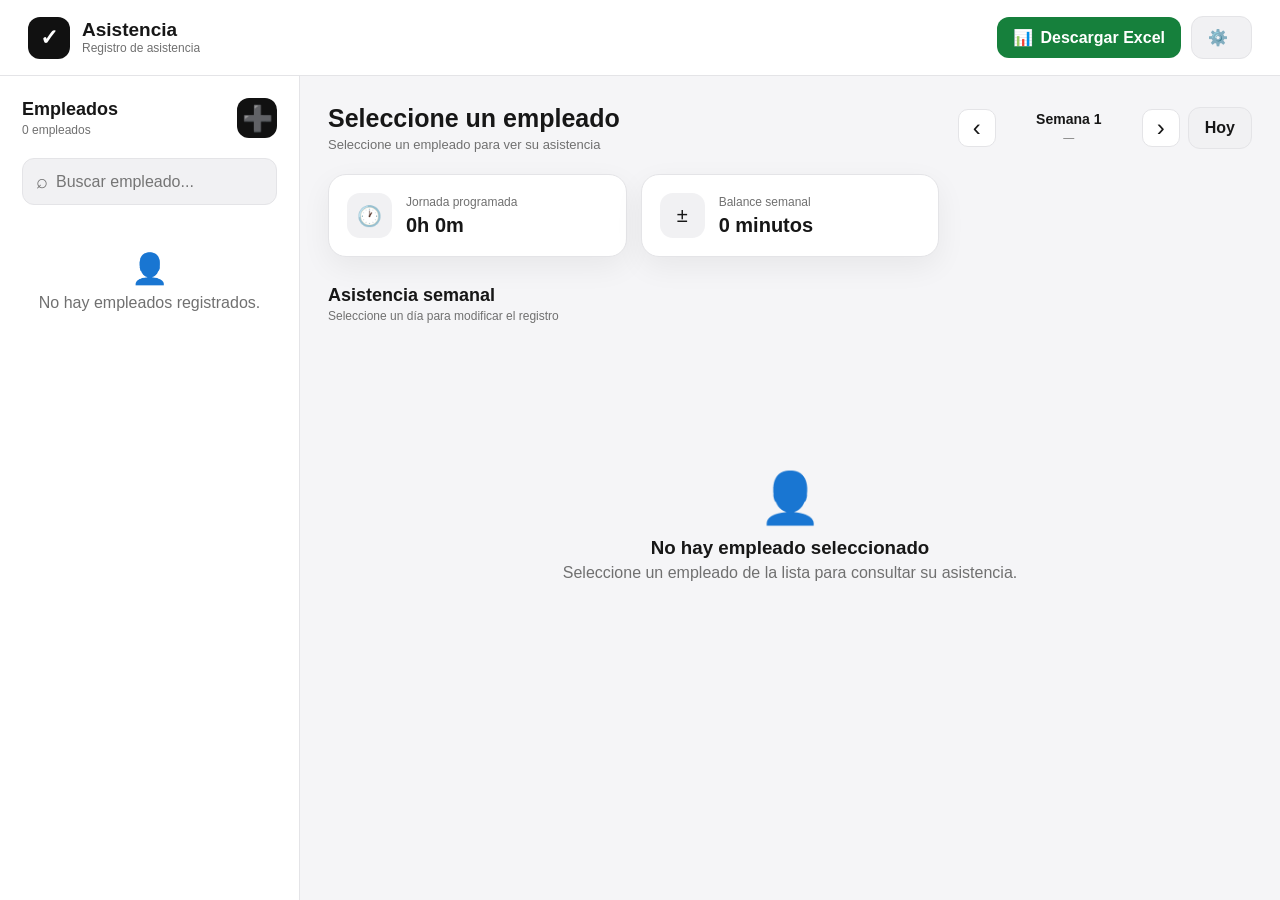
<file: index.html>
<!DOCTYPE html>
<html lang="es">
<head>
    <meta charset="UTF-8">
    <meta name="viewport" content="width=device-width, initial-scale=1.0">

    <meta name="theme-color" content="#111111">
    <meta name="description" content="Sistema de registro y control de asistencia">

    <title>Registro de Asistencia</title>

    <link rel="manifest" href="manifest.json">
    <link rel="stylesheet" href="estilos.css">

    <script src="https://cdn.sheetjs.com/xlsx-0.20.3/package/dist/xlsx.full.min.js"></script>
</head>

<body>

<header class="topbar">

    <div class="topbar-left">
        <div class="app-icon">✓</div>

        <div>
            <h1>Asistencia</h1>
            <span>Registro de asistencia</span>
        </div>
    </div>

    <div class="topbar-actions">

        <button
            class="btn-excel"
            id="btnDescargarExcel"
            type="button">
            📊 <span>Descargar Excel</span>
        </button>

        <button
            class="btn-secondary"
            onclick="window.location.href='configuracion.html'">
            ⚙️ <span></span>
        </button>

    </div>

</header>


<main class="app-container">

    <!-- PANEL DE EMPLEADOS -->

    <aside class="sidebar">

        <div class="sidebar-header">

            <div>
                <h2>Empleados</h2>
                <span id="contadorEmpleados">0 empleados</span>
            </div>

            <button
                class="btn-add"
                id="btnNuevoEmpleado"
                title="Agregar empleado">
                ➕
            </button>

        </div>


        <div class="search-box">

            <span>⌕</span>

            <input
                type="text"
                id="buscarEmpleado"
                placeholder="Buscar empleado...">

        </div>


        <div
            class="lista-empleados"
            id="listaEmpleados">
        </div>

    </aside>


    <!-- CONTENIDO -->

    <section class="content">

        <div class="content-header">

            <div>

                <h2 id="nombreEmpleadoSeleccionado">
                    Seleccione un empleado
                </h2>

                <p id="identificacionEmpleado">
                    Seleccione un empleado para ver su asistencia
                </p>

            </div>


            <div class="week-navigation">

                <button
                    id="btnSemanaAnterior"
                    class="week-btn">
                    ‹
                </button>

                <div class="week-info">

                    <strong id="numeroSemana">
                        Semana 1
                    </strong>

                    <span id="rangoSemana">
                        —
                    </span>

                </div>

                <button
                    id="btnSemanaSiguiente"
                    class="week-btn">
                    ›
                </button>

                <button
                    id="btnSemanaActual"
                    class="btn-secondary">
                    Hoy
                </button>

            </div>

        </div>


        <!-- RESUMEN -->

        <div class="summary-grid">

            <div class="summary-card">

                <span class="summary-icon">🕐</span>

                <div>
                    <small>Jornada programada</small>
                    <strong id="horasProgramadas">
                        0h 0m
                    </strong>
                </div>

            </div>


            <div class="summary-card balance-card">

                <span class="summary-icon">±</span>

                <div>
                    <small>Balance semanal</small>
                    <strong id="balanceSemanal">
                        0 minutos
                    </strong>
                </div>

            </div>

        </div>


        <!-- SEMANA -->

        <div class="week-title">

            <div>
                <h3>Asistencia semanal</h3>
                <span>
                    Seleccione un día para modificar el registro
                </span>
            </div>

        </div>


        <div
            class="week-grid"
            id="weekGrid">
        </div>


        <div
            id="emptyState"
            class="empty-state">

            <div class="empty-icon">👤</div>

            <h3>No hay empleado seleccionado</h3>

            <p>
                Seleccione un empleado de la lista para consultar
                su asistencia.
            </p>

        </div>

    </section>

</main>


<!-- MODAL EMPLEADO -->

<div
    class="modal-overlay"
    id="modalEmpleado">

    <div class="modal">

        <button
            class="modal-close"
            id="cerrarModalEmpleado">
            ×
        </button>

        <div class="modal-header">

            <div class="modal-icon">
                👤
            </div>

            <div>
                <h2 id="tituloModalEmpleado">
                    Nuevo empleado
                </h2>

                <p>
                    Complete la información del empleado
                </p>
            </div>

        </div>


        <form id="formEmpleado">

            <input
                type="hidden"
                id="empleadoId">

            <label>
                Nombre completo

                <input
                    type="text"
                    id="nombreEmpleado"
                    placeholder="Ej. Juan Pérez"
                    required>
            </label>


            <label>
                Identificación

                <input
                    type="text"
                    id="identificacionEmpleadoInput"
                    placeholder="Ej. 1-2345-6789"
                    required>
            </label>


            <div class="modal-actions">

                <button
                    type="button"
                    class="btn-secondary"
                    id="cancelarEmpleado">
                    Cancelar
                </button>

                <button
                    type="submit"
                    class="btn-primary">
                    Guardar empleado
                </button>

            </div>

        </form>

    </div>

</div>


<!-- MODAL ASISTENCIA -->

<div
    class="modal-overlay"
    id="modalAsistencia">

    <div class="modal">

        <button
            class="modal-close"
            id="cerrarModalAsistencia">
            ×
        </button>

        <div class="modal-header">

            <div class="modal-icon">
                🕐
            </div>

            <div>

                <h2 id="tituloModalAsistencia">
                    Registro de asistencia
                </h2>

                <p id="fechaModalAsistencia">
                    —
                </p>

            </div>

        </div>


        <form id="formAsistencia">

            <input
                type="hidden"
                id="asistenciaFecha">


            <div class="form-grid">

                <label>
                    Entrada

                    <input
                        type="time"
                        id="horaEntrada">
                </label>


                <label>
                    Salida

                    <input
                        type="time"
                        id="horaSalida">
                </label>

            </div>


            <label>
                Estado

                <select id="estadoAsistencia">

                    <option value="Completo">
                        Completo
                    </option>

                    <option value="Tarde">
                        Llegó tarde
                    </option>

                    <option value="Hora extra">
                        Hora extra
                    </option>

                    <option value="Salida antes">
                        Salió antes
                    </option>

                    <option value="Ausente">
                        Ausente
                    </option>

                    <option value="Justificado">
                        Justificado
                    </option>

                </select>

            </label>


            <label>
                Observación

                <textarea
                    id="observacionAsistencia"
                    rows="3"
                    placeholder="Observación opcional...">
                </textarea>

            </label>


            <div class="modal-actions">

                <button
                    type="button"
                    class="btn-danger-outline"
                    id="btnRestaurarHorario">
                    Restaurar horario
                </button>

                <button
                    type="button"
                    class="btn-secondary"
                    id="cancelarAsistencia">
                    Cancelar
                </button>

                <button
                    type="submit"
                    class="btn-primary">
                    Guardar
                </button>

            </div>

        </form>

    </div>

</div>


<div
    id="toast"
    class="toast">
</div>


<script src="script.js"></script>

</body>
</html>
</file>
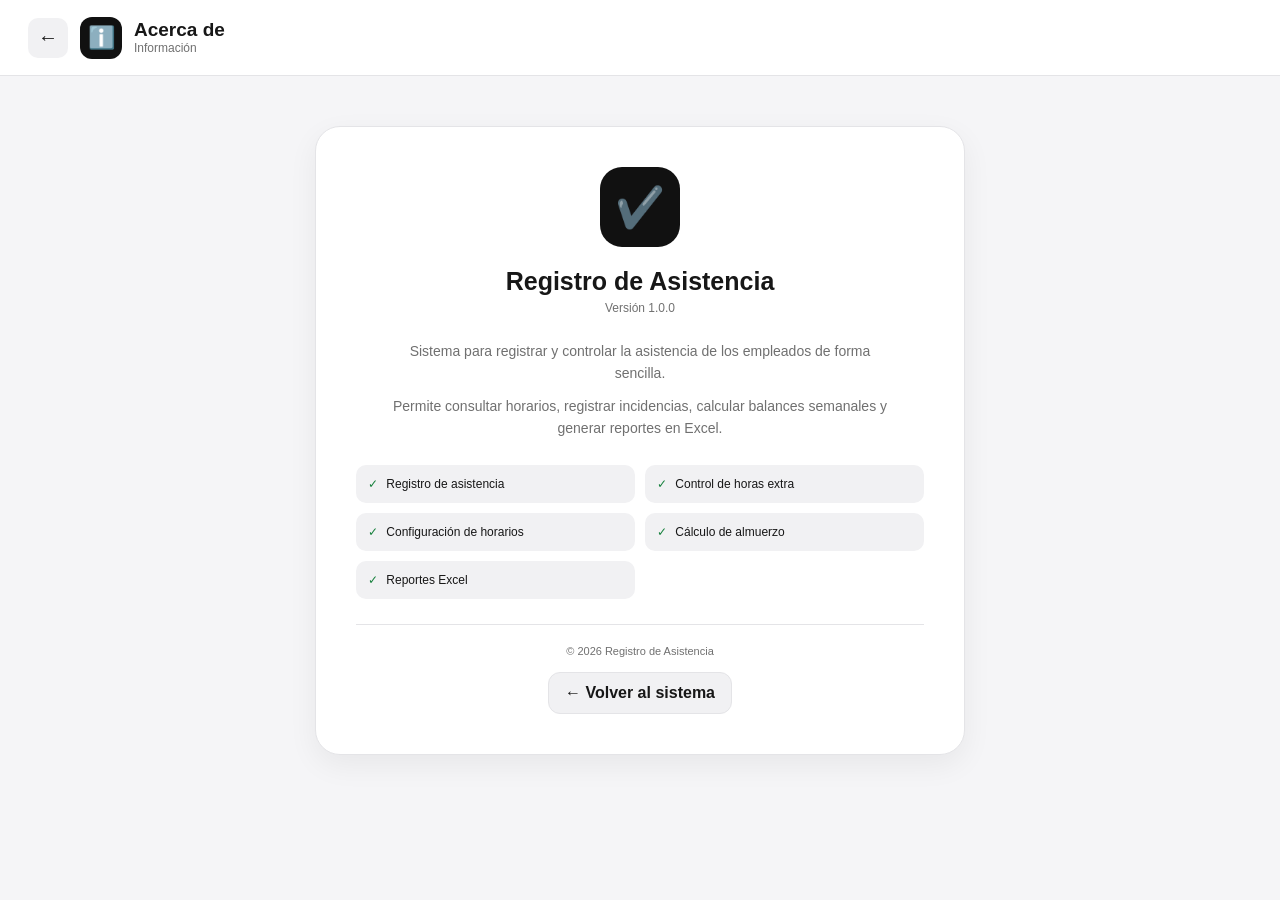
<file: acerca.html>
<!DOCTYPE html>
<html lang="es">

<head>

    <meta charset="UTF-8">

    <meta
        name="viewport"
        content="width=device-width, initial-scale=1.0">

    <meta
        name="theme-color"
        content="#111111">

    <title>Acerca de - Asistencia</title>

    <link
        rel="stylesheet"
        href="estilos.css">

</head>


<body class="about-page">


<header class="topbar">

    <div class="topbar-left">

        <button
            class="back-button"
            onclick="window.location.href='configuracion.html'">
            ←
        </button>

        <div class="app-icon">
            ℹ️
        </div>

        <div>

            <h1>Acerca de</h1>

            <span>
                Información
            </span>

        </div>

    </div>

</header>


<main class="about-container">

    <div class="about-logo">
        ✔️
    </div>


    <h1>
        Registro de Asistencia
    </h1>

    <p class="about-version">
        Versión 1.0.0
    </p>


    <div class="about-description">

        <p>
            Sistema para registrar y controlar la asistencia
            de los empleados de forma sencilla.
        </p>

        <p>
            Permite consultar horarios, registrar incidencias,
            calcular balances semanales y generar reportes
            en Excel.
        </p>

    </div>


    <div class="about-features">

        <div>
            <span>✓</span>
            Registro de asistencia
        </div>

        <div>
            <span>✓</span>
            Control de horas extra
        </div>

        <div>
            <span>✓</span>
            Configuración de horarios
        </div>

        <div>
            <span>✓</span>
            Cálculo de almuerzo
        </div>

        <div>
            <span>✓</span>
            Reportes Excel
        </div>

    </div>


    <div class="about-footer">

        <p>
            © 2026 Registro de Asistencia
        </p>

        <button
            class="btn-secondary"
            onclick="window.location.href='index.html'">

            ← Volver al sistema

        </button>

    </div>

</main>


<script>

const modoOscuro =
    localStorage.getItem("modo_oscuro") === "true";

if (modoOscuro) {
    document.body.classList.add("dark-mode");
}

</script>

</body>
</html>
</file>
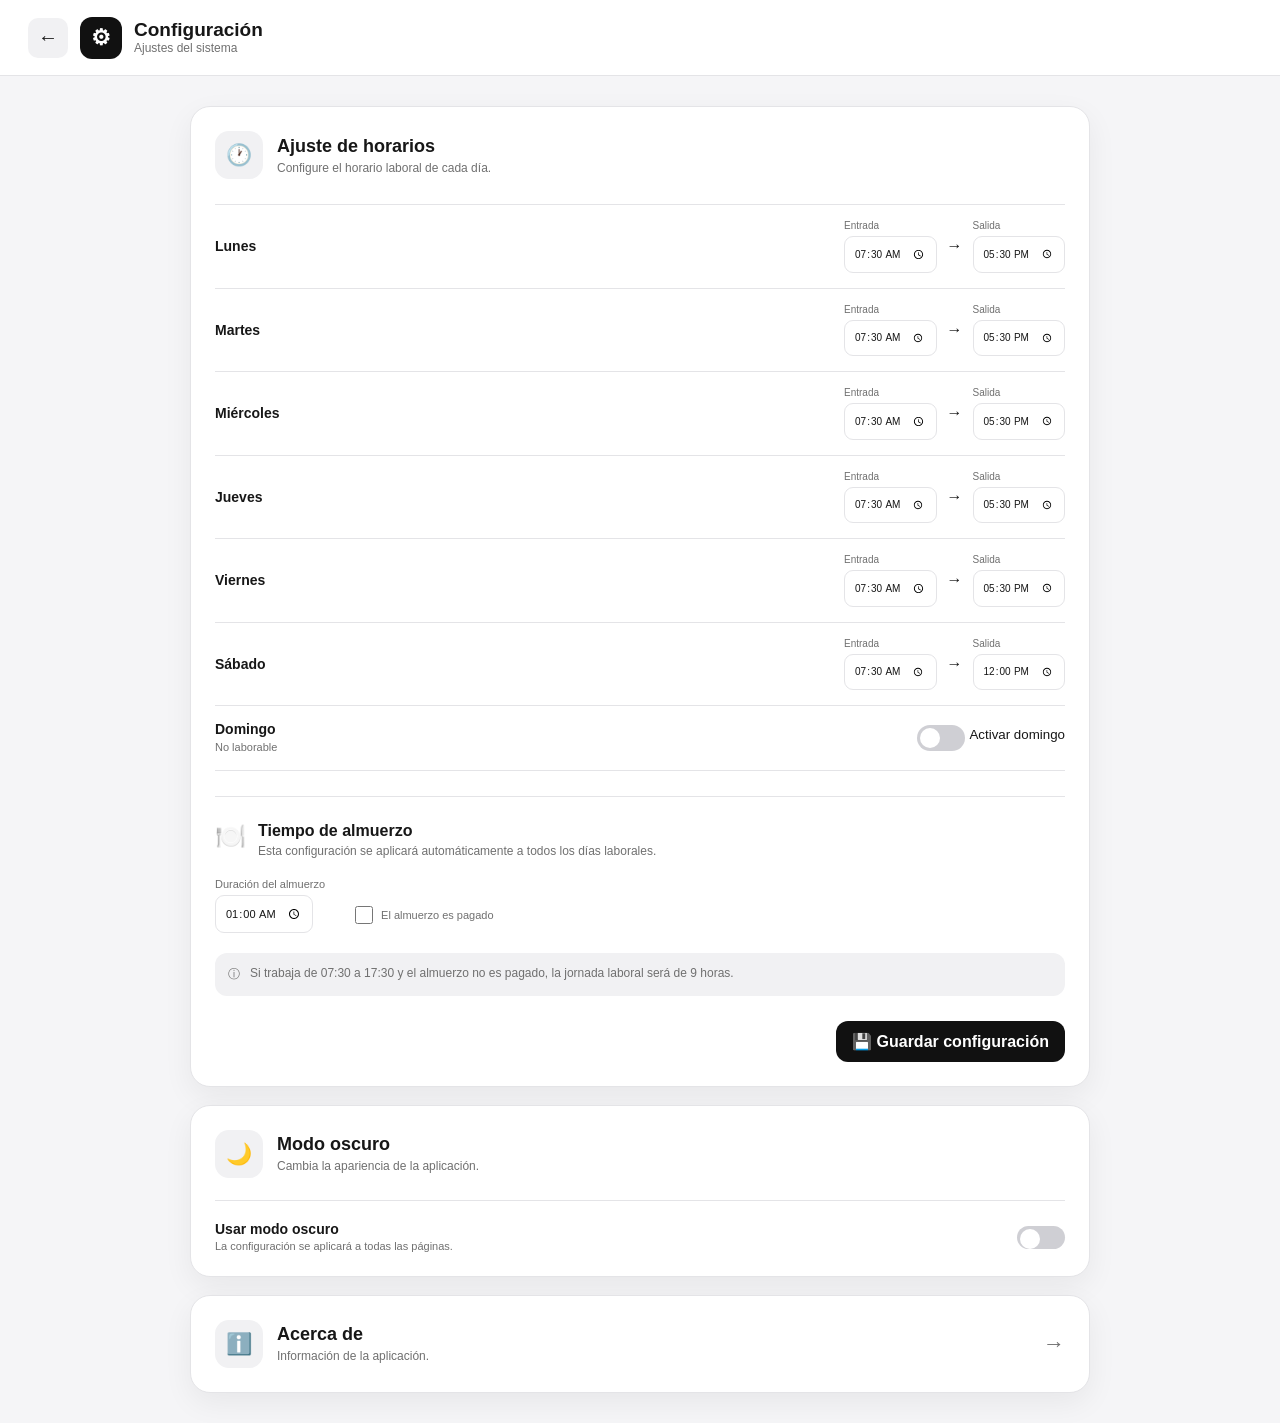
<file: configuracion.html>
<!DOCTYPE html>
<html lang="es">

<head>

    <meta charset="UTF-8">

    <meta
        name="viewport"
        content="width=device-width, initial-scale=1.0">

    <meta
        name="theme-color"
        content="#111111">

    <title>Configuración - Asistencia</title>

    <link
        rel="stylesheet"
        href="estilos.css">

</head>


<body class="settings-page">


<header class="topbar">

    <div class="topbar-left">

        <button
            class="back-button"
            onclick="window.location.href='index.html'">
            ←
        </button>

        <div class="app-icon">
            ⚙
        </div>

        <div>

            <h1>Configuración</h1>

            <span>
                Ajustes del sistema
            </span>

        </div>

    </div>

</header>


<main class="settings-container">


    <!-- HORARIOS -->

    <section class="settings-card">

        <div class="settings-card-header">

            <div class="settings-card-icon">
                🕐
            </div>

            <div>

                <h2>Ajuste de horarios</h2>

                <p>
                    Configure el horario laboral de cada día.
                </p>

            </div>

        </div>


        <div class="schedule-list">


            <!-- LUNES -->

            <div class="schedule-row">

                <div class="day-name">
                    <strong>Lunes</strong>
                </div>

                <div class="schedule-input">

                    <label>
                        Entrada

                        <input
                            type="time"
                            class="horario-entrada"
                            data-dia="lunes">
                    </label>

                    <span>→</span>

                    <label>
                        Salida

                        <input
                            type="time"
                            class="horario-salida"
                            data-dia="lunes">
                    </label>

                </div>

            </div>


            <!-- MARTES -->

            <div class="schedule-row">

                <div class="day-name">
                    <strong>Martes</strong>
                </div>

                <div class="schedule-input">

                    <label>
                        Entrada

                        <input
                            type="time"
                            class="horario-entrada"
                            data-dia="martes">
                    </label>

                    <span>→</span>

                    <label>
                        Salida

                        <input
                            type="time"
                            class="horario-salida"
                            data-dia="martes">
                    </label>

                </div>

            </div>


            <!-- MIÉRCOLES -->

            <div class="schedule-row">

                <div class="day-name">
                    <strong>Miércoles</strong>
                </div>

                <div class="schedule-input">

                    <label>
                        Entrada

                        <input
                            type="time"
                            class="horario-entrada"
                            data-dia="miercoles">

                    </label>

                    <span>→</span>

                    <label>
                        Salida

                        <input
                            type="time"
                            class="horario-salida"
                            data-dia="miercoles">

                    </label>

                </div>

            </div>


            <!-- JUEVES -->

            <div class="schedule-row">

                <div class="day-name">
                    <strong>Jueves</strong>
                </div>

                <div class="schedule-input">

                    <label>
                        Entrada

                        <input
                            type="time"
                            class="horario-entrada"
                            data-dia="jueves">

                    </label>

                    <span>→</span>

                    <label>
                        Salida

                        <input
                            type="time"
                            class="horario-salida"
                            data-dia="jueves">

                    </label>

                </div>

            </div>


            <!-- VIERNES -->

            <div class="schedule-row">

                <div class="day-name">
                    <strong>Viernes</strong>
                </div>

                <div class="schedule-input">

                    <label>
                        Entrada

                        <input
                            type="time"
                            class="horario-entrada"
                            data-dia="viernes">

                    </label>

                    <span>→</span>

                    <label>
                        Salida

                        <input
                            type="time"
                            class="horario-salida"
                            data-dia="viernes">

                    </label>

                </div>

            </div>


            <!-- SÁBADO -->

            <div class="schedule-row">

                <div class="day-name">
                    <strong>Sábado</strong>
                </div>

                <div class="schedule-input">

                    <label>
                        Entrada

                        <input
                            type="time"
                            class="horario-entrada"
                            data-dia="sabado">

                    </label>

                    <span>→</span>

                    <label>
                        Salida

                        <input
                            type="time"
                            class="horario-salida"
                            data-dia="sabado">

                    </label>

                </div>

            </div>


            <!-- DOMINGO -->

            <div class="schedule-row sunday-row">

                <div class="day-name">

                    <strong>Domingo</strong>

                    <span>
                        No laborable
                    </span>

                </div>

                <div>

                    <label class="switch">

                        <input
                            type="checkbox"
                            id="domingoLaborable">

                        <span class="slider"></span>

                    </label>

                    <small>
                        Activar domingo
                    </small>

                </div>

            </div>

        </div>


        <!-- ALMUERZO -->

        <div class="lunch-section">

            <div class="section-title">

                <span>🍽️</span>

                <div>

                    <h3>Tiempo de almuerzo</h3>

                    <p>
                        Esta configuración se aplicará automáticamente
                        a todos los días laborales.
                    </p>

                </div>

            </div>


            <div class="lunch-controls">

                <label>

                    Duración del almuerzo

                    <input
                        type="time"
                        id="duracionAlmuerzo"
                        value="01:00">

                </label>


                <label class="check-option">

                    <input
                        type="checkbox"
                        id="almuerzoPagado">

                    <span>
                        El almuerzo es pagado
                    </span>

                </label>

            </div>


            <div class="info-box">

                <span>ⓘ</span>

                <p id="ejemploAlmuerzo">
                    Si trabaja de 07:00 a 17:00 y el almuerzo
                    no es pagado, la jornada laboral será de 9 horas.
                </p>

            </div>

        </div>


        <div class="settings-footer">

            <button
                class="btn-primary"
                id="guardarHorarios">

                💾 Guardar configuración

            </button>

        </div>

    </section>


    <!-- MODO OSCURO -->

    <section class="settings-card">

        <div class="settings-card-header">

            <div class="settings-card-icon">
                🌙
            </div>

            <div>

                <h2>Modo oscuro</h2>

                <p>
                    Cambia la apariencia de la aplicación.
                </p>

            </div>

        </div>


        <div class="dark-mode-option">

            <div>

                <strong>
                    Usar modo oscuro
                </strong>

                <span>
                    La configuración se aplicará a todas las páginas.
                </span>

            </div>


            <label class="switch">

                <input
                    type="checkbox"
                    id="modoOscuro">

                <span class="slider"></span>

            </label>

        </div>

    </section>


    <!-- ACERCA DE -->

    <section class="settings-card clickable-card"
        onclick="window.location.href='acerca.html'">

        <div class="settings-card-header">

            <div class="settings-card-icon">
                ℹ️
            </div>

            <div>

                <h2>Acerca de</h2>

                <p>
                    Información de la aplicación.
                </p>

            </div>

            <span class="card-arrow">
                →
            </span>

        </div>

    </section>


</main>


<div
    id="toast"
    class="toast">
</div>


<script src="configuracion.js"></script>

</body>
</html>
</file>
<file: estilos.css>
/* =========================================================
   RESET
========================================================= */

* {
    box-sizing: border-box;
    margin: 0;
    padding: 0;
}

html {
    width: 100%;
    max-width: 100%;
    overflow-x: hidden;
}

body {
    width: 100%;
    max-width: 100%;
    overflow-x: hidden;
}


/* =========================================================
   VARIABLES
========================================================= */

:root {

    --bg: #f5f5f7;
    --surface: #ffffff;
    --surface-2: #f1f1f3;

    --text: #171717;
    --text-secondary: #707070;

    --border: #e4e4e7;

    --primary: #111111;
    --primary-text: #ffffff;

    --green: #16803c;
    --green-bg: #eaf8ef;

    --red: #d92d20;
    --red-bg: #fff0ef;

    --orange: #c76b00;
    --orange-bg: #fff5e6;

    --shadow: 0 10px 30px rgba(0, 0, 0, .06);

    --radius: 18px;
}


/* =========================================================
   BODY
========================================================= */

body {

    font-family:
        -apple-system,
        BlinkMacSystemFont,
        "Segoe UI",
        Roboto,
        Arial,
        sans-serif;

    background: var(--bg);

    color: var(--text);

    min-height: 100vh;

    transition:
        background .25s ease,
        color .25s ease;
}


button,
input,
select,
textarea {
    font: inherit;
}

button {
    cursor: pointer;
}


/* =========================================================
   TOPBAR
========================================================= */

.topbar {

    min-height: 76px;

    background: var(--surface);

    border-bottom: 1px solid var(--border);

    display: flex;

    align-items: center;

    justify-content: space-between;

    gap: 15px;

    padding: 0 28px;

    position: sticky;

    top: 0;

    z-index: 20;

}


.topbar-left {

    display: flex;

    align-items: center;

    gap: 12px;

    min-width: 0;

    flex: 1;
}


.app-icon {

    flex: 0 0 42px;

    width: 42px;

    height: 42px;

    border-radius: 12px;

    background: var(--primary);

    color: white;

    display: flex;

    align-items: center;

    justify-content: center;

    font-size: 22px;

    font-weight: 700;
}


.topbar-left > div:last-child {

    min-width: 0;
}


.topbar h1 {

    font-size: 19px;

    line-height: 1.1;

    white-space: nowrap;

    overflow: hidden;

    text-overflow: ellipsis;
}


.topbar-left span {

    display: block;

    color: var(--text-secondary);

    font-size: 12px;

    white-space: nowrap;

    overflow: hidden;

    text-overflow: ellipsis;
}


.topbar-actions {

    display: flex;

    align-items: center;

    gap: 10px;

    flex-shrink: 0;
}


/* =========================================================
   BOTONES
========================================================= */

.btn-primary,
.btn-secondary,
.btn-excel,
.btn-danger-outline {

    border: 0;

    border-radius: 12px;

    padding: 11px 16px;

    font-weight: 600;

    transition:
        transform .2s ease,
        background .2s ease,
        border-color .2s ease;

}


.btn-primary {

    background: var(--primary);

    color: var(--primary-text);
}


.btn-primary:hover {

    transform: translateY(-1px);
}


.btn-secondary {

    background: var(--surface-2);

    color: var(--text);

    border: 1px solid var(--border);

}


.btn-secondary:hover {

    background: var(--border);
}


.btn-excel {

    background: #16803c;

    color: white;
}


.btn-excel:hover {

    background: #116b31;

    transform: translateY(-1px);
}


.btn-danger-outline {

    background: transparent;

    border: 1px solid #e8b0aa;

    color: var(--red);
}


.back-button {

    width: 40px;

    height: 40px;

    border: 0;

    background: var(--surface-2);

    color: var(--text);

    border-radius: 10px;

    font-size: 20px;
}


/* =========================================================
   BOTONES DE LA BARRA SUPERIOR
========================================================= */

/*
   IMPORTANTE:
   No usamos font-size: 0 aquí.
   Así el ⚙️ y el 📊 nunca desaparecen.
*/

.topbar-actions .btn-secondary,
.topbar-actions .btn-excel {

    display: inline-flex;

    align-items: center;

    justify-content: center;

    gap: 7px;

    white-space: nowrap;
}


.topbar-actions .btn-secondary span,
.topbar-actions .btn-excel span {

    display: inline;
}


/* =========================================================
   APP
========================================================= */

.app-container {

    display: grid;

    grid-template-columns: 300px minmax(0, 1fr);

    min-height: calc(100vh - 76px);

    width: 100%;

    max-width: 100%;
}


/* =========================================================
   SIDEBAR
========================================================= */

.sidebar {

    background: var(--surface);

    border-right: 1px solid var(--border);

    padding: 22px;

    min-width: 0;
}


.sidebar-header {

    display: flex;

    justify-content: space-between;

    align-items: center;

    gap: 10px;

    margin-bottom: 20px;
}


.sidebar-header h2 {

    font-size: 18px;
}


.sidebar-header span {

    color: var(--text-secondary);

    font-size: 12px;
}


.btn-add {

    flex: 0 0 40px;

    width: 40px;

    height: 40px;

    border: 0;

    border-radius: 12px;

    background: var(--primary);

    color: white;

    font-size: 25px;

    line-height: 1;
}


.search-box {

    display: flex;

    align-items: center;

    gap: 8px;

    padding: 11px 13px;

    border: 1px solid var(--border);

    background: var(--surface-2);

    border-radius: 12px;

    margin-bottom: 16px;

    min-width: 0;
}


.search-box span {

    flex: 0 0 auto;

    font-size: 20px;

    color: var(--text-secondary);
}


.search-box input {

    width: 100%;

    min-width: 0;

    border: 0;

    outline: 0;

    background: transparent;

    color: var(--text);
}


.lista-empleados {

    display: flex;

    flex-direction: column;

    gap: 6px;

    min-width: 0;
}


.employee-item {

    display: flex;

    align-items: center;

    gap: 10px;

    padding: 10px;

    border-radius: 14px;

    cursor: pointer;

    transition: .2s;

    min-width: 0;
}


.employee-item:hover {

    background: var(--surface-2);
}


.employee-item.active {

    background: var(--surface-2);
}


.employee-avatar {

    min-width: 40px;

    width: 40px;

    height: 40px;

    border-radius: 50%;

    background: var(--primary);

    color: white;

    display: flex;

    align-items: center;

    justify-content: center;

    font-weight: 700;
}


.employee-info {

    min-width: 0;

    flex: 1;
}


.employee-info strong {

    display: block;

    font-size: 14px;

    white-space: nowrap;

    overflow: hidden;

    text-overflow: ellipsis;
}


.employee-info span {

    display: block;

    color: var(--text-secondary);

    font-size: 11px;

    margin-top: 2px;
}


.employee-actions {

    display: flex;

    gap: 2px;

    opacity: 0;

    transition: .2s;

    flex-shrink: 0;
}


.employee-item:hover .employee-actions,
.employee-item.active .employee-actions {

    opacity: 1;
}


.icon-btn {

    border: 0;

    background: transparent;

    width: 28px;

    height: 28px;

    border-radius: 8px;
}


.icon-btn:hover {

    background: var(--border);
}


.no-employees {

    text-align: center;

    padding: 30px 10px;

    color: var(--text-secondary);
}


.no-employees div {

    font-size: 30px;

    margin-bottom: 8px;
}


/* =========================================================
   CONTENT
========================================================= */

.content {

    padding: 28px;

    max-width: 1500px;

    width: 100%;

    min-width: 0;

    margin: 0 auto;

    overflow: hidden;
}


.content-header {

    display: flex;

    justify-content: space-between;

    align-items: center;

    gap: 20px;

    margin-bottom: 22px;

    min-width: 0;
}


.content-header > div:first-child {

    min-width: 0;
}


.content-header h2 {

    font-size: 25px;

    overflow-wrap: anywhere;
}


.content-header p,
.content-header > div > p {

    color: var(--text-secondary);

    font-size: 13px;

    margin-top: 4px;
}


/* =========================================================
   NAVEGACIÓN DE SEMANAS
========================================================= */

.week-navigation {

    display: flex;

    align-items: center;

    gap: 8px;

    flex-shrink: 0;
}


.week-btn {

    flex: 0 0 38px;

    width: 38px;

    height: 38px;

    border: 1px solid var(--border);

    background: var(--surface);

    color: var(--text);

    border-radius: 10px;

    font-size: 24px;

    display: flex;

    align-items: center;

    justify-content: center;
}


.week-btn:hover {

    background: var(--surface-2);
}


.week-info {

    text-align: center;

    min-width: 130px;

    max-width: 100%;

    overflow: hidden;
}


.week-info strong {

    display: block;

    font-size: 14px;

    white-space: nowrap;

    overflow: hidden;

    text-overflow: ellipsis;
}


.week-info span {

    color: var(--text-secondary);

    font-size: 11px;

    white-space: nowrap;

    overflow: hidden;

    text-overflow: ellipsis;
}


/* =========================================================
   SUMMARY
========================================================= */

.summary-grid {

    display: grid;

    grid-template-columns: repeat(3, minmax(0, 1fr));

    gap: 14px;

    margin-bottom: 28px;

    min-width: 0;
}


.summary-card {

    background: var(--surface);

    border: 1px solid var(--border);

    border-radius: var(--radius);

    padding: 18px;

    display: flex;

    align-items: center;

    gap: 14px;

    box-shadow: var(--shadow);

    min-width: 0;
}


.summary-icon {

    flex: 0 0 45px;

    width: 45px;

    height: 45px;

    border-radius: 13px;

    background: var(--surface-2);

    display: flex;

    align-items: center;

    justify-content: center;

    font-size: 20px;
}


.summary-card small {

    display: block;

    color: var(--text-secondary);

    font-size: 12px;

    margin-bottom: 5px;
}


.summary-card strong {

    font-size: 20px;

    overflow-wrap: anywhere;
}


.positive {

    color: var(--green) !important;
}


.negative {

    color: var(--red) !important;
}


.neutral {

    color: var(--text) !important;
}


/* =========================================================
   WEEK / DÍAS
========================================================= */

.week-title {

    margin-bottom: 14px;

    min-width: 0;
}


.week-title h3 {

    font-size: 18px;
}


.week-title span {

    color: var(--text-secondary);

    font-size: 12px;
}


/* Escritorio */

.week-grid {

    display: grid;

    grid-template-columns:
        repeat(7, minmax(150px, 1fr));

    gap: 10px;

    width: 100%;

    max-width: 100%;

    min-width: 0;

    overflow-x: auto;

    overflow-y: hidden;

    padding: 2px 2px 10px;

    -webkit-overflow-scrolling: touch;
}


.day-card {

    min-width: 150px;

    background: var(--surface);

    border: 1px solid var(--border);

    border-radius: 16px;

    padding: 14px;

    cursor: pointer;

    transition:
        transform .2s ease,
        box-shadow .2s ease;

}


.day-card:hover {

    transform: translateY(-2px);

    box-shadow: var(--shadow);
}


.day-card.today {

    border: 2px solid var(--primary);
}


.day-card.sunday {

    opacity: .65;
}


.day-header {

    display: flex;

    justify-content: space-between;

    align-items: center;

    gap: 8px;

    margin-bottom: 15px;
}


.day-header strong {

    display: block;

    font-size: 13px;
}


.day-header span:not(.today-badge) {

    color: var(--text-secondary);

    font-size: 11px;
}


.today-badge {

    background: var(--primary);

    color: white;

    font-size: 8px;

    padding: 4px 6px;

    border-radius: 5px;

    white-space: nowrap;
}


.day-schedule {

    display: flex;

    justify-content: space-between;

    gap: 8px;

    background: var(--surface-2);

    border-radius: 9px;

    padding: 8px;

    font-size: 11px;

    margin-bottom: 12px;
}


.day-status {

    display: flex;

    align-items: center;

    gap: 6px;

    color: var(--text-secondary);

    font-size: 11px;

    margin-bottom: 10px;
}


.status-dot {

    flex: 0 0 7px;

    width: 7px;

    height: 7px;

    background: #999;

    border-radius: 50%;
}


.day-balance {

    font-size: 15px;

    font-weight: 700;

    margin-bottom: 12px;

    overflow-wrap: anywhere;
}


.day-edit {

    width: 100%;

    border: 1px solid var(--border);

    background: transparent;

    color: var(--text);

    border-radius: 9px;

    padding: 7px;

    font-size: 11px;
}


.day-edit:hover {

    background: var(--surface-2);
}


.empty-state {

    min-height: 350px;

    display: none;

    align-items: center;

    justify-content: center;

    flex-direction: column;

    text-align: center;

    color: var(--text-secondary);
}


.empty-icon {

    font-size: 50px;

    margin-bottom: 10px;
}


.empty-state h3 {

    color: var(--text);

    margin-bottom: 5px;
}


/* =========================================================
   MODALS
========================================================= */

.modal-overlay {

    position: fixed;

    inset: 0;

    background: rgba(0, 0, 0, .45);

    display: none;

    align-items: center;

    justify-content: center;

    padding: 20px;

    z-index: 100;
}


.modal-overlay.show {

    display: flex;
}


.modal {

    width: 100%;

    max-width: 500px;

    max-height: 90vh;

    overflow-y: auto;

    background: var(--surface);

    color: var(--text);

    border-radius: 22px;

    padding: 25px;

    position: relative;

    box-shadow: 0 25px 80px rgba(0, 0, 0, .2);
}


.modal-close {

    position: absolute;

    right: 18px;

    top: 15px;

    width: 35px;

    height: 35px;

    border: 0;

    background: var(--surface-2);

    color: var(--text);

    border-radius: 50%;

    font-size: 20px;
}


.modal-header {

    display: flex;

    align-items: center;

    gap: 12px;

    margin-bottom: 25px;
}


.modal-icon {

    width: 45px;

    height: 45px;

    border-radius: 13px;

    background: var(--surface-2);

    display: flex;

    align-items: center;

    justify-content: center;

    font-size: 20px;
}


.modal-header h2 {

    font-size: 19px;
}


.modal-header p {

    color: var(--text-secondary);

    font-size: 12px;

    margin-top: 3px;
}


.modal label {

    display: block;

    color: var(--text-secondary);

    font-size: 12px;

    font-weight: 600;

    margin-bottom: 15px;
}


.modal input,
.modal select,
.modal textarea {

    width: 100%;

    margin-top: 7px;

    border: 1px solid var(--border);

    background: var(--surface);

    color: var(--text);

    border-radius: 10px;

    padding: 11px;

    outline: none;
}


.modal textarea {

    resize: vertical;
}


.form-grid {

    display: grid;

    grid-template-columns: 1fr 1fr;

    gap: 12px;
}


.modal-actions {

    display: flex;

    justify-content: flex-end;

    gap: 8px;

    margin-top: 20px;

    flex-wrap: wrap;
}


/* =========================================================
   CONFIGURACIÓN
========================================================= */

.settings-container {

    width: min(900px, calc(100% - 32px));

    margin: 30px auto;

    display: flex;

    flex-direction: column;

    gap: 18px;
}


.settings-card {

    background: var(--surface);

    border: 1px solid var(--border);

    border-radius: 20px;

    padding: 24px;

    box-shadow: var(--shadow);
}


.settings-card-header {

    display: flex;

    align-items: center;

    gap: 14px;

    position: relative;

    min-width: 0;
}


.settings-card-icon {

    flex: 0 0 48px;

    width: 48px;

    height: 48px;

    border-radius: 14px;

    background: var(--surface-2);

    display: flex;

    align-items: center;

    justify-content: center;

    font-size: 21px;
}


.settings-card h2 {

    font-size: 18px;
}


.settings-card-header p {

    color: var(--text-secondary);

    font-size: 12px;

    margin-top: 4px;
}


.schedule-list {

    margin-top: 25px;

    border-top: 1px solid var(--border);
}


.schedule-row {

    display: flex;

    justify-content: space-between;

    align-items: center;

    gap: 20px;

    padding: 15px 0;

    border-bottom: 1px solid var(--border);
}


.day-name strong {

    display: block;

    font-size: 14px;
}


.day-name span {

    font-size: 11px;

    color: var(--text-secondary);
}


.schedule-input {

    display: flex;

    align-items: center;

    gap: 10px;
}


.schedule-input label {

    color: var(--text-secondary);

    font-size: 10px;
}


.schedule-input input,
.lunch-controls input {

    display: block;

    margin-top: 5px;

    border: 1px solid var(--border);

    background: var(--surface);

    color: var(--text);

    padding: 9px;

    border-radius: 9px;
}


.lunch-section {

    margin-top: 25px;

    padding-top: 25px;

    border-top: 1px solid var(--border);
}


.section-title {

    display: flex;

    gap: 12px;

    align-items: flex-start;
}


.section-title > span {

    font-size: 25px;
}


.section-title h3 {

    font-size: 16px;
}


.section-title p {

    color: var(--text-secondary);

    font-size: 12px;

    margin-top: 4px;
}


.lunch-controls {

    display: flex;

    align-items: flex-end;

    gap: 30px;

    margin-top: 20px;
}


.lunch-controls label {

    color: var(--text-secondary);

    font-size: 11px;
}


.check-option {

    display: flex !important;

    align-items: center;

    gap: 8px;

    padding-bottom: 9px;
}


.check-option input {

    width: 18px;

    height: 18px;

    margin: 0;
}


.info-box {

    display: flex;

    gap: 10px;

    margin-top: 20px;

    padding: 13px;

    background: var(--surface-2);

    border-radius: 12px;

    font-size: 12px;

    color: var(--text-secondary);
}


.settings-footer {

    display: flex;

    justify-content: flex-end;

    margin-top: 25px;
}


.dark-mode-option {

    display: flex;

    justify-content: space-between;

    align-items: center;

    gap: 20px;

    margin-top: 22px;

    padding-top: 20px;

    border-top: 1px solid var(--border);
}


.dark-mode-option strong {

    display: block;

    font-size: 14px;
}


.dark-mode-option span {

    display: block;

    color: var(--text-secondary);

    font-size: 11px;

    margin-top: 3px;
}


.switch {

    position: relative;

    display: inline-block;

    width: 48px;

    height: 26px;

    flex-shrink: 0;
}


.switch input {

    opacity: 0;

    width: 0;

    height: 0;
}


.slider {

    position: absolute;

    inset: 0;

    background: #cfcfd4;

    border-radius: 30px;

    transition: .25s;
}


.slider::before {

    content: "";

    position: absolute;

    width: 20px;

    height: 20px;

    left: 3px;

    top: 3px;

    background: white;

    border-radius: 50%;

    transition: .25s;
}


.switch input:checked + .slider {

    background: #111;
}


.switch input:checked + .slider::before {

    transform: translateX(22px);
}


.clickable-card {

    cursor: pointer;
}


.clickable-card:hover {

    transform: translateY(-1px);
}


.card-arrow {

    margin-left: auto;

    font-size: 22px;

    color: var(--text-secondary);
}


/* =========================================================
   ABOUT
========================================================= */

.about-container {

    width: min(650px, calc(100% - 32px));

    margin: 50px auto;

    text-align: center;

    background: var(--surface);

    border: 1px solid var(--border);

    border-radius: 25px;

    padding: 40px;

    box-shadow: var(--shadow);
}


.about-logo {

    width: 80px;

    height: 80px;

    margin: 0 auto 20px;

    border-radius: 22px;

    background: var(--primary);

    color: white;

    display: flex;

    align-items: center;

    justify-content: center;

    font-size: 40px;

    font-weight: 700;
}


.about-container h1 {

    font-size: 25px;
}


.about-version {

    color: var(--text-secondary);

    font-size: 12px;

    margin-top: 5px;
}


.about-description {

    margin: 25px auto;

    max-width: 500px;

    color: var(--text-secondary);

    font-size: 14px;

    line-height: 1.6;
}


.about-description p + p {

    margin-top: 10px;
}


.about-features {

    display: grid;

    grid-template-columns: 1fr 1fr;

    gap: 10px;

    text-align: left;

    margin: 25px 0;
}


.about-features div {

    padding: 12px;

    background: var(--surface-2);

    border-radius: 10px;

    font-size: 12px;
}


.about-features span {

    color: var(--green);

    margin-right: 5px;
}


.about-footer {

    border-top: 1px solid var(--border);

    padding-top: 20px;

    display: flex;

    flex-direction: column;

    align-items: center;

    gap: 15px;
}


.about-footer p {

    color: var(--text-secondary);

    font-size: 11px;
}


/* =========================================================
   TOAST
========================================================= */

.toast {

    position: fixed;

    bottom: 25px;

    left: 50%;

    transform: translate(-50%, 100px);

    background: #111;

    color: white;

    padding: 12px 18px;

    border-radius: 12px;

    font-size: 13px;

    z-index: 200;

    opacity: 0;

    transition: .3s;
}


.toast.show {

    opacity: 1;

    transform: translate(-50%, 0);
}


/* =========================================================
   MODO OSCURO
========================================================= */

body.dark-mode {

    --bg: #0f0f10;

    --surface: #18181a;

    --surface-2: #232326;

    --text: #f5f5f7;

    --text-secondary: #a1a1a6;

    --border: #343438;

    --primary: #f5f5f7;

    --primary-text: #111111;

    --green: #55d98b;

    --green-bg: #173522;

    --red: #ff7068;

    --red-bg: #3a1917;

    --orange: #ffb454;

    --orange-bg: #3a2915;

    --shadow: 0 10px 30px rgba(0, 0, 0, .35);

    color-scheme: dark;
}


/* =========================================================
   DARK - TOPBAR
========================================================= */

body.dark-mode .topbar {

    background: var(--surface);

    border-color: var(--border);
}


body.dark-mode .app-icon {

    background: #f5f5f7;

    color: #111111;
}


/* =========================================================
   DARK - BOTONES
========================================================= */

body.dark-mode .btn-secondary {

    background: #252527;

    border-color: #3a3a3e;

    color: #f5f5f7;
}


body.dark-mode .btn-secondary:hover {

    background: #303034;
}


body.dark-mode .btn-primary {

    background: #f5f5f7;

    color: #111111;
}


body.dark-mode .btn-danger-outline {

    background: transparent;

    border-color: #713c39;

    color: #ff7068;
}


/* =========================================================
   DARK - BUSCADOR
========================================================= */

body.dark-mode .search-box {

    background: #232326;

    border-color: #343438;
}


body.dark-mode .search-box input {

    color: #f5f5f7;
}


body.dark-mode .search-box input::placeholder {

    color: #77777d;
}


/* =========================================================
   DARK - EMPLEADOS
========================================================= */

body.dark-mode .employee-item:hover {

    background: #252527;
}


body.dark-mode .employee-item.active {

    background: #29292c;
}


body.dark-mode .employee-avatar {

    background: #f5f5f7;

    color: #111111;
}


/* =========================================================
   DARK - SEMANAS
========================================================= */

body.dark-mode .week-btn {

    background: #19191b;

    border-color: #343438;

    color: #f5f5f7;
}


body.dark-mode .week-btn:hover {

    background: #29292c;
}


/* =========================================================
   DARK - RESUMEN
========================================================= */

body.dark-mode .summary-card {

    background: #18181a;

    border-color: #343438;
}


body.dark-mode .summary-icon {

    background: #252527;

    color: #f5f5f7;
}


/* =========================================================
   DARK - DÍAS
========================================================= */

body.dark-mode .day-card {

    background: #18181a;

    border-color: #343438;
}


body.dark-mode .day-card:hover {

    background: #1e1e20;
}


body.dark-mode .day-card.today {

    border-color: #f5f5f7;
}


body.dark-mode .day-schedule {

    background: #242427;

    color: #f5f5f7;
}


body.dark-mode .day-edit {

    background: #1c1c1f;

    border-color: #38383c;

    color: #f5f5f7;
}


body.dark-mode .day-edit:hover {

    background: #29292c;
}


/* =========================================================
   DARK - MODALES
========================================================= */

body.dark-mode .modal-overlay {

    background: rgba(0, 0, 0, .75);
}


body.dark-mode .modal {

    background: #18181a;

    color: #f5f5f7;
}


body.dark-mode .modal-close {

    background: #29292c;

    color: #f5f5f7;
}


body.dark-mode .modal input,
body.dark-mode .modal select,
body.dark-mode .modal textarea {

    background: #232326;

    border-color: #3a3a3e;

    color: #f5f5f7;
}


body.dark-mode .modal input::placeholder,
body.dark-mode .modal textarea::placeholder {

    color: #77777d;
}


body.dark-mode .modal input:focus,
body.dark-mode .modal select:focus,
body.dark-mode .modal textarea:focus {

    border-color: #77777d;
}


/* =========================================================
   DARK - CONFIGURACIÓN
========================================================= */

body.dark-mode .settings-card {

    background: #18181a;

    border-color: #343438;
}


body.dark-mode .settings-card-icon {

    background: #252527;

    color: #f5f5f7;
}


body.dark-mode .schedule-row {

    border-color: #303034;
}


body.dark-mode .schedule-input input,
body.dark-mode .lunch-controls input {

    background: #232326;

    border-color: #3a3a3e;

    color: #f5f5f7;
}


body.dark-mode .schedule-input input:focus,
body.dark-mode .lunch-controls input:focus {

    border-color: #77777d;
}


/* =========================================================
   DARK - CONTROLES NATIVOS
========================================================= */

body.dark-mode input,
body.dark-mode textarea,
body.dark-mode select,
body.dark-mode button {

    color-scheme: dark;
}


body.dark-mode input[type="checkbox"] {

    accent-color: #f5f5f7;
}


body.dark-mode input[type="time"]::-webkit-calendar-picker-indicator {

    filter: invert(1);
}


body.dark-mode ::selection {

    background: #f5f5f7;

    color: #111111;
}


body.dark-mode select {

    color-scheme: dark;
}


body.dark-mode input[type="time"] {

    color-scheme: dark;
}


/* =========================================================
   DARK - INFO
========================================================= */

body.dark-mode .info-box {

    background: #232326;

    color: #b4b4b9;
}


/* =========================================================
   DARK - SWITCH
========================================================= */

body.dark-mode .slider {

    background: #45454a;
}


body.dark-mode .switch input:checked + .slider {

    background: #f5f5f7;
}


body.dark-mode .switch input:checked + .slider::before {

    background: #111111;
}


/* =========================================================
   DARK - ACERCA DE
========================================================= */

body.dark-mode .about-container {

    background: #18181a;

    border-color: #343438;
}


body.dark-mode .about-logo {

    background: #f5f5f7;

    color: #111111;
}


body.dark-mode .about-features div {

    background: #232326;
}


body.dark-mode .about-footer {

    border-color: #343438;
}


/* =========================================================
   DARK - BOTÓN VOLVER
========================================================= */

body.dark-mode .back-button {

    background: #252527;

    color: #f5f5f7;
}


/* =========================================================
   DARK - TOAST
========================================================= */

body.dark-mode .toast {

    background: #f5f5f7;

    color: #111111;
}


/* =========================================================
   DARK - ESTADOS
========================================================= */

body.dark-mode .positive {

    color: #55d98b !important;
}


body.dark-mode .negative {

    color: #ff7068 !important;
}


body.dark-mode .neutral {

    color: #f5f5f7 !important;
}


/* =========================================================
   DARK - SEPARADORES
========================================================= */

body.dark-mode .schedule-list,
body.dark-mode .lunch-section,
body.dark-mode .dark-mode-option {

    border-color: #303034;
}


/* =========================================================
   SCROLLBAR
========================================================= */

body::-webkit-scrollbar {

    width: 10px;

    height: 10px;
}


body::-webkit-scrollbar-track {

    background: var(--bg);
}


body::-webkit-scrollbar-thumb {

    background: var(--border);

    border-radius: 10px;
}


body::-webkit-scrollbar-thumb:hover {

    background: #999;
}


/* =========================================================
   SCROLLBAR DE LOS DÍAS
========================================================= */

.week-grid::-webkit-scrollbar {

    height: 7px;
}


.week-grid::-webkit-scrollbar-track {

    background: transparent;
}


.week-grid::-webkit-scrollbar-thumb {

    background: var(--border);

    border-radius: 10px;
}


body.dark-mode .week-grid::-webkit-scrollbar-thumb {

    background: #3a3a3e;
}


body.dark-mode .week-grid::-webkit-scrollbar-track {

    background: transparent;
}


/* =========================================================
   RESPONSIVE - TABLET
========================================================= */

@media (max-width: 1100px) {

    .content {

        padding: 24px;
    }

    .week-grid {

        grid-template-columns:
            repeat(4, minmax(150px, 1fr));
    }

}


/* =========================================================
   RESPONSIVE - 850px
========================================================= */

@media (max-width: 850px) {

    .app-container {

        grid-template-columns: 1fr;

    }


    .sidebar {

        border-right: 0;

        border-bottom: 1px solid var(--border);

    }


    .lista-empleados {

        display: grid;

        grid-template-columns: repeat(2, minmax(0, 1fr));

    }


    .content-header {

        flex-direction: column;

        align-items: flex-start;

    }


    .week-navigation {

        width: 100%;

    }


    .summary-grid {

        grid-template-columns: 1fr;

    }


    /*
       En tablet los días empiezan a funcionar
       como carrusel horizontal.
    */

    .week-grid {

        display: flex;

        flex-wrap: nowrap;

        gap: 10px;

        overflow-x: auto;

        overflow-y: hidden;

        scroll-snap-type: x proximity;

        touch-action: pan-x;

    }


    .day-card {

        flex: 0 0 260px;

        width: 260px;

        min-width: 260px;

        scroll-snap-align: start;

    }

}


/* =========================================================
   RESPONSIVE - CELULAR
========================================================= */

@media (max-width: 600px) {

    /* -------------------------
       TOPBAR
    ------------------------- */

    .topbar {

        min-height: 70px;

        height: auto;

        padding: 12px 15px;

    }


    .topbar-left {

        gap: 9px;

    }


    .app-icon {

        flex-basis: 38px;

        width: 38px;

        height: 38px;

        border-radius: 10px;

        font-size: 19px;

    }


    .topbar h1 {

        font-size: 16px;

    }


    .topbar-left span {

        font-size: 10px;

    }


    .topbar-actions {

        gap: 6px;

    }


    /*
       IMPORTANTE:
       El ícono permanece visible.
       Solo ocultamos el texto.
    */

    .topbar-actions .btn-secondary,
    .topbar-actions .btn-excel {

        width: 42px;

        min-width: 42px;

        height: 42px;

        padding: 0;

        border-radius: 10px;

        font-size: 20px;

        display: flex;

        align-items: center;

        justify-content: center;

    }


    .topbar-actions .btn-secondary span,
    .topbar-actions .btn-excel span {

        display: none;

    }


    /* -------------------------
       CONTENT
    ------------------------- */

    .content {

        width: 100%;

        max-width: 100%;

        padding: 18px 14px;

        overflow: hidden;

    }


    .sidebar {

        padding: 15px;

    }


    .lista-empleados {

        grid-template-columns: 1fr;

    }


    /* -------------------------
       HEADER
    ------------------------- */

    .content-header {

        width: 100%;

        gap: 14px;

    }


    .content-header h2 {

        font-size: 21px;

    }


    /* =====================================================
       SELECTOR DE SEMANA
    ===================================================== */

    .week-navigation {

        width: 100%;

        display: grid;

        grid-template-columns:
            42px
            minmax(0, 1fr)
            42px;

        grid-template-rows:
            auto
            auto;

        gap: 8px;

        align-items: center;

    }


    .week-navigation .week-btn {

        width: 42px;

        height: 42px;

        min-width: 42px;

    }


    .week-navigation .week-btn:first-child {

        grid-column: 1;

        grid-row: 1;

    }


    .week-navigation .week-info {

        grid-column: 2;

        grid-row: 1;

        width: 100%;

        min-width: 0;

    }


    .week-navigation .week-btn:last-of-type {

        grid-column: 3;

        grid-row: 1;

    }


    /*
       BOTÓN HOY:
       Segunda fila completa.
       Esto evita que se aplaste o se salga
       de la pantalla.
    */

    .week-navigation #btnSemanaActual {

        grid-column: 1 / -1;

        grid-row: 2;

        width: 100%;

        min-height: 40px;

        padding: 9px 12px;

    }


    .week-info strong {

        font-size: 13px;

    }


    .week-info span {

        font-size: 10px;

    }


    /* -------------------------
       SUMMARY
    ------------------------- */

    .summary-grid {

        grid-template-columns: 1fr;

        gap: 10px;

        margin-bottom: 22px;

    }


    .summary-card {

        padding: 15px;

    }


    /* =====================================================
       SELECTOR DE DÍAS
    ===================================================== */

    .week-title {

        margin-bottom: 12px;

    }


    .week-title h3 {

        font-size: 17px;

    }


    /*
       Carrusel horizontal de los 7 días.
       La página NO se mueve lateralmente;
       solamente esta zona.
    */

    .week-grid {

        display: flex;

        flex-direction: row;

        flex-wrap: nowrap;

        align-items: stretch;

        gap: 10px;

        width: 100%;

        max-width: 100%;

        min-width: 0;

        overflow-x: auto;

        overflow-y: hidden;

        padding: 2px 2px 13px;

        scroll-snap-type: x mandatory;

        -webkit-overflow-scrolling: touch;

        touch-action: pan-x;

    }


    /*
       Cada día ocupa aproximadamente el 84%
       de la pantalla para que se vea que hay
       más días disponibles al deslizar.
    */

    .day-card {

        flex: 0 0 84%;

        width: 84%;

        min-width: 0;

        max-width: 320px;

        scroll-snap-align: start;

    }


    .day-card:hover {

        transform: none;

    }


    .day-schedule {

        gap: 5px;

    }


    /* -------------------------
       EMPLEADOS
    ------------------------- */

    .employee-actions {

        opacity: 1;

    }


    /* -------------------------
       CONFIGURACIÓN
    ------------------------- */

    .settings-container {

        width: calc(100% - 20px);

        margin: 15px auto;

    }


    .settings-card {

        padding: 18px;

    }


    .settings-card-header {

        align-items: flex-start;

    }


    .schedule-row {

        align-items: flex-start;

        flex-direction: column;

        gap: 10px;

    }


    .schedule-input {

        width: 100%;

    }


    .schedule-input label {

        flex: 1;

    }


    .schedule-input input {

        width: 100%;

    }


    .lunch-controls {

        flex-direction: column;

        align-items: flex-start;

        gap: 15px;

    }


    /* -------------------------
       ABOUT
    ------------------------- */

    .about-container {

        width: calc(100% - 20px);

        padding: 28px 18px;

        margin: 25px auto;

    }


    .about-features {

        grid-template-columns: 1fr;

    }


    /* -------------------------
       MODALES
    ------------------------- */

    .modal-overlay {

        padding: 12px;

    }


    .modal {

        max-height: 92vh;

        padding: 20px;

        border-radius: 18px;

    }


    .form-grid {

        grid-template-columns: 1fr;

    }


    .modal-actions {

        flex-direction: column;

    }


    .modal-actions button {

        width: 100%;

    }


    /* -------------------------
       DARK MODE
    ------------------------- */

    body.dark-mode input[type="time"]::-webkit-calendar-picker-indicator {

        filter: invert(1);

    }

}


/* =========================================================
   RESPONSIVE - CELULARES MUY PEQUEÑOS
========================================================= */

@media (max-width: 380px) {

    .topbar {

        padding: 10px 12px;

    }


    .topbar h1 {

        font-size: 14px;

    }


    .topbar-left span {

        font-size: 9px;

    }


    .topbar-actions .btn-secondary,
    .topbar-actions .btn-excel {

        width: 38px;

        min-width: 38px;

        height: 38px;

        font-size: 18px;

    }


    .content {

        padding-left: 11px;

        padding-right: 11px;

    }


    .week-navigation {

        grid-template-columns:
            40px
            minmax(0, 1fr)
            40px;

    }


    .week-navigation .week-btn {

        width: 40px;

        min-width: 40px;

        height: 40px;

    }


    .day-card {

        flex-basis: 88%;

        width: 88%;

    }

}
</file>
